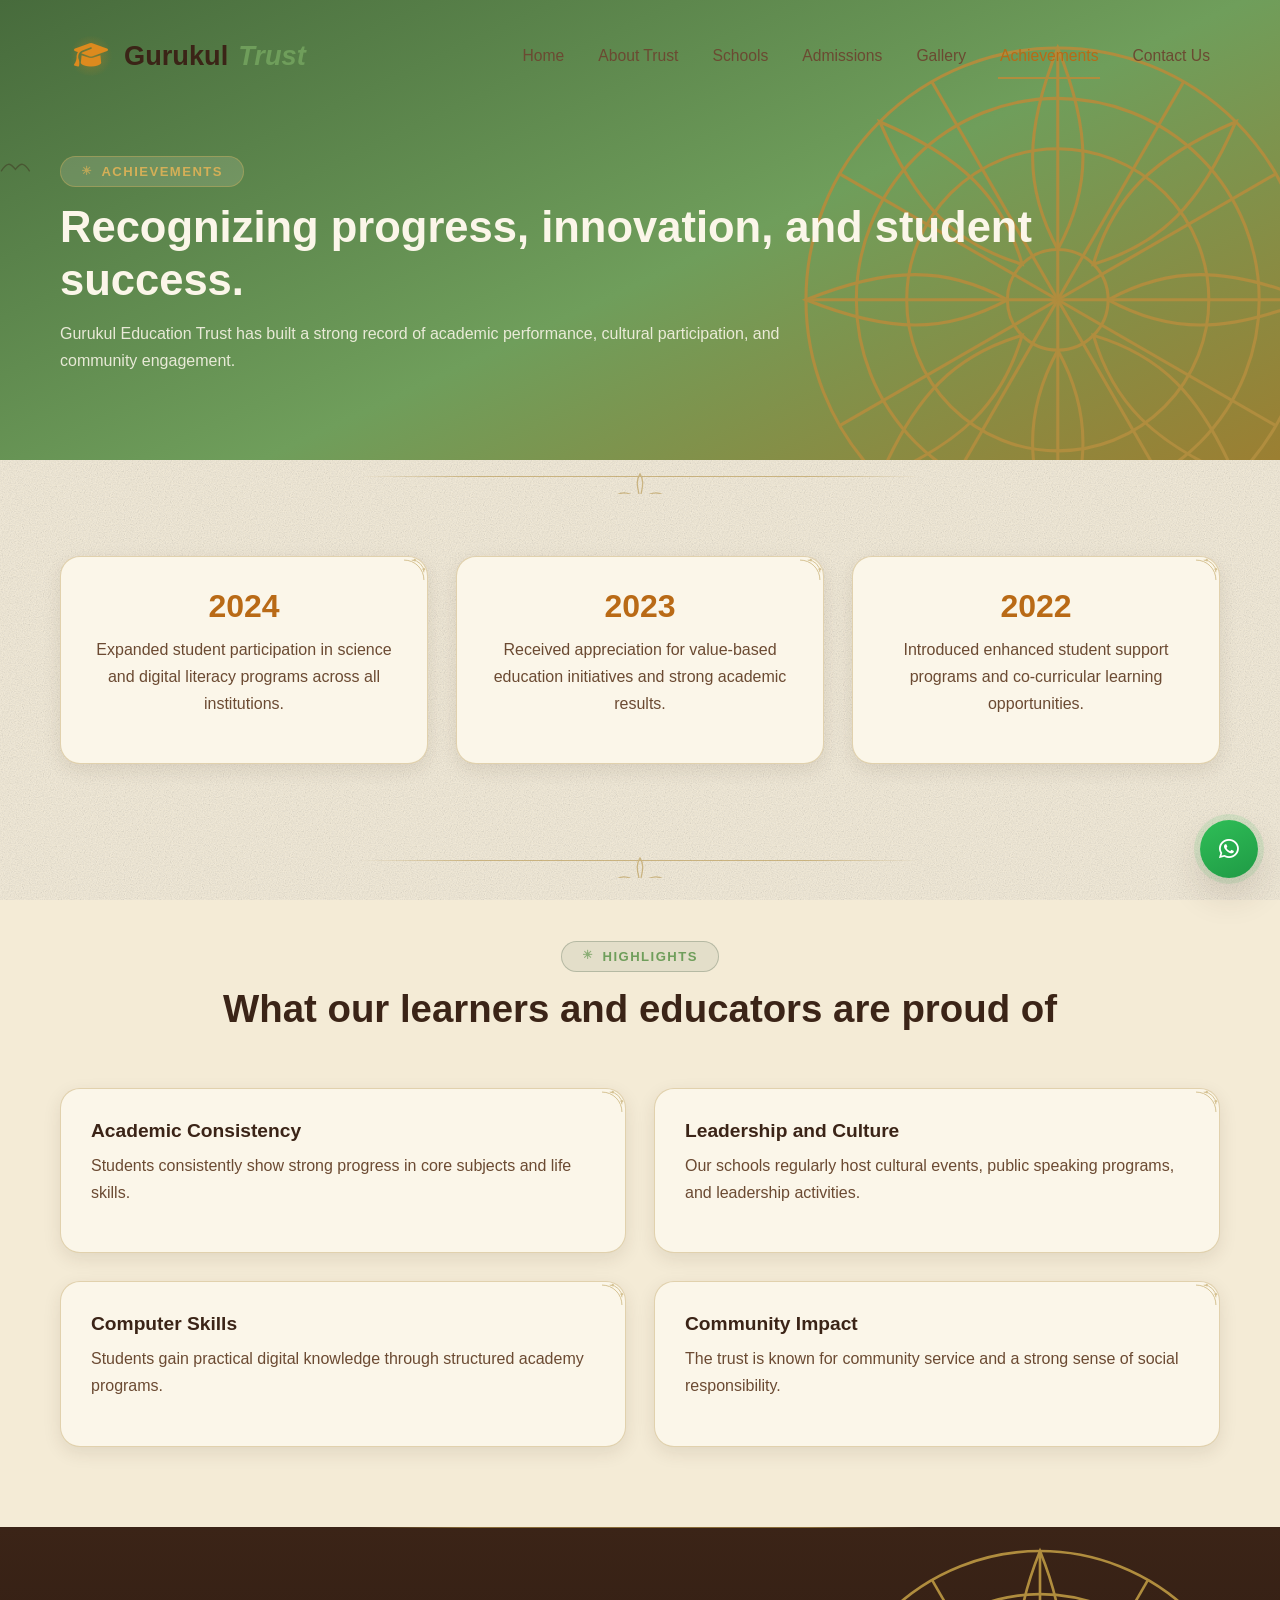
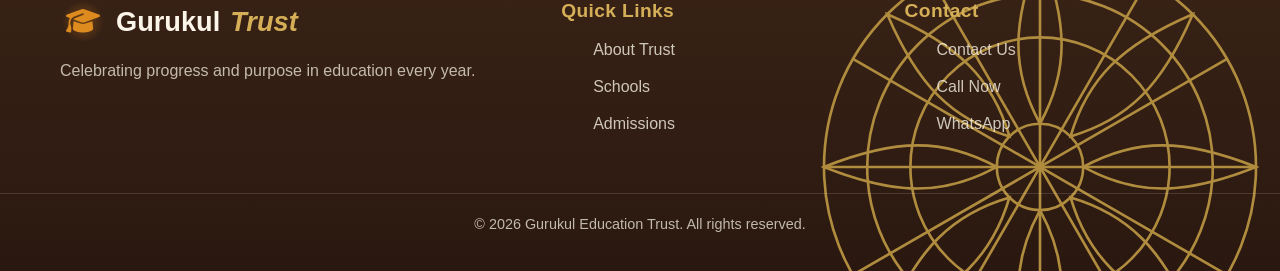
<file: achievements.html>
<!DOCTYPE html>
<html lang="en">
<head>
    <meta charset="UTF-8">
    <meta name="viewport" content="width=device-width, initial-scale=1.0">
    <meta name="description" content="Achievements and milestones of Gurukul Education Trust.">
    <title>Achievements | Gurukul Education Trust</title>
    <link rel="stylesheet" href="https://cdnjs.cloudflare.com/ajax/libs/font-awesome/6.4.0/css/all.min.css">
    <link rel="stylesheet" href="style.css">
</head>
<body>
    <header class="site-header">
        <div class="container header-container">
            <a href="index.html" class="logo">
                <i class="fa-solid fa-graduation-cap"></i> Gurukul <span>Trust</span>
            </a>
            <div class="mobile-menu-btn" id="mobile-menu-btn">
                <i class="fa-solid fa-bars"></i>
            </div>
            <nav class="nav-links">
                <a href="index.html">Home</a>
                <a href="about.html">About Trust</a>
                <a href="schools.html">Schools</a>
                <a href="admissions.html">Admissions</a>
                <a href="gallery.html">Gallery</a>
                <a href="achievements.html" class="active">Achievements</a>
                <a href="contact.html">Contact Us</a>
            </nav>
        </div>
    </header>

    <main>
        <section class="page-hero">
            <div class="container">
                <span class="badge">Achievements</span>
                <h1>Recognizing progress, innovation, and student success.</h1>
                <p>Gurukul Education Trust has built a strong record of academic performance, cultural participation, and community engagement.</p>
            </div>
        </section>

        <section class="section-padding">
            <div class="container timeline-grid">
                <div class="timeline-card">
                    <h3>2024</h3>
                    <p>Expanded student participation in science and digital literacy programs across all institutions.</p>
                </div>
                <div class="timeline-card">
                    <h3>2023</h3>
                    <p>Received appreciation for value-based education initiatives and strong academic results.</p>
                </div>
                <div class="timeline-card">
                    <h3>2022</h3>
                    <p>Introduced enhanced student support programs and co-curricular learning opportunities.</p>
                </div>
            </div>
        </section>

        <section class="section-padding">
            <div class="container">
                <div class="section-title">
                    <span class="badge">Highlights</span>
                    <h2>What our learners and educators are proud of</h2>
                </div>
                <div class="info-grid">
                    <div class="info-card">
                        <h3>Academic Consistency</h3>
                        <p>Students consistently show strong progress in core subjects and life skills.</p>
                    </div>
                    <div class="info-card">
                        <h3>Leadership and Culture</h3>
                        <p>Our schools regularly host cultural events, public speaking programs, and leadership activities.</p>
                    </div>
                    <div class="info-card">
                        <h3>Computer Skills</h3>
                        <p>Students gain practical digital knowledge through structured academy programs.</p>
                    </div>
                    <div class="info-card">
                        <h3>Community Impact</h3>
                        <p>The trust is known for community service and a strong sense of social responsibility.</p>
                    </div>
                </div>
            </div>
        </section>
    </main>

    <footer class="footer">
        <div class="container footer-grid">
            <div>
                <a href="index.html" class="logo" style="margin-bottom: 12px;">
                    <i class="fa-solid fa-graduation-cap"></i> Gurukul <span>Trust</span>
                </a>
                <p>Celebrating progress and purpose in education every year.</p>
            </div>
            <div>
                <h4>Quick Links</h4>
                <ul>
                    <li><a href="about.html">About Trust</a></li>
                    <li><a href="schools.html">Schools</a></li>
                    <li><a href="admissions.html">Admissions</a></li>
                </ul>
            </div>
            <div>
                <h4>Contact</h4>
                <ul>
                    <li><a href="contact.html">Contact Us</a></li>
                    <li><a href="tel:+917385406489">Call Now</a></li>
                    <li><a href="https://wa.me/917385406489" target="_blank">WhatsApp</a></li>
                </ul>
            </div>
        </div>
        <div class="footer-bottom">
            <p>&copy; 2026 Gurukul Education Trust. All rights reserved.</p>
        </div>
    </footer>

    <a href="https://wa.me/917385406489" class="whatsapp-fab" target="_blank" aria-label="Contact via WhatsApp">
        <i class="fa-brands fa-whatsapp"></i>
    </a>

    <script src="script.js"></script>
</body>
</html>
</file>
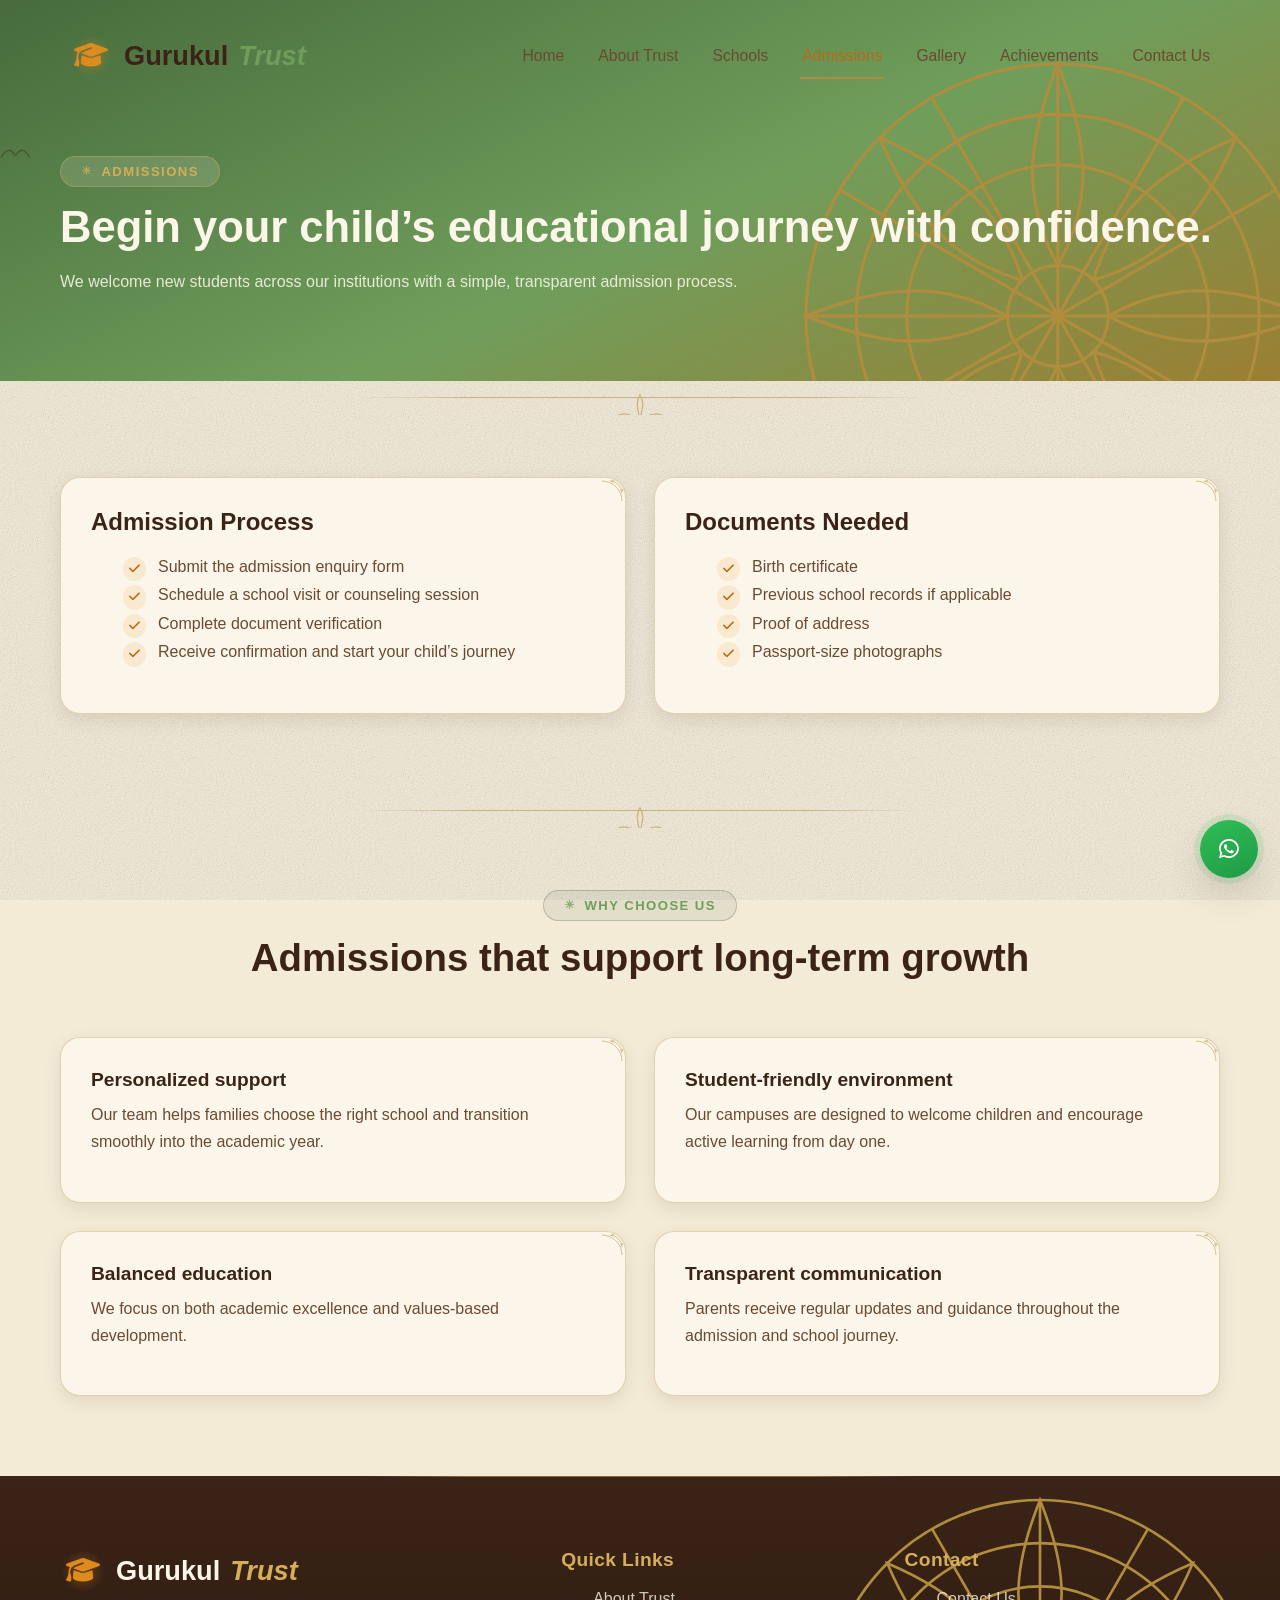
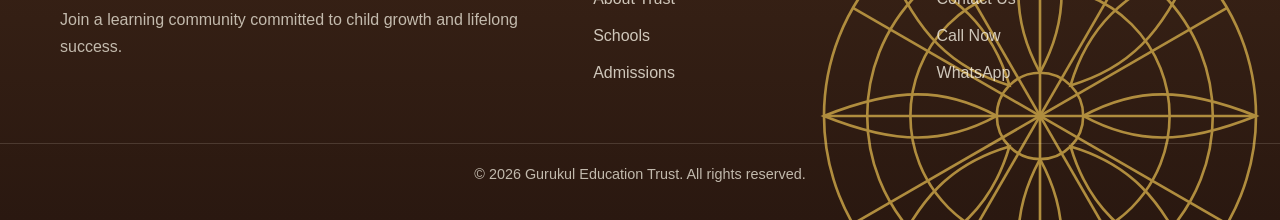
<file: admissions.html>
<!DOCTYPE html>
<html lang="en">
<head>
    <meta charset="UTF-8">
    <meta name="viewport" content="width=device-width, initial-scale=1.0">
    <meta name="description" content="Admissions details for Gurukul Education Trust schools and programs.">
    <title>Admissions | Gurukul Education Trust</title>
    <link rel="stylesheet" href="https://cdnjs.cloudflare.com/ajax/libs/font-awesome/6.4.0/css/all.min.css">
    <link rel="stylesheet" href="style.css">
</head>
<body>
    <header class="site-header">
        <div class="container header-container">
            <a href="index.html" class="logo">
                <i class="fa-solid fa-graduation-cap"></i> Gurukul <span>Trust</span>
            </a>
            <div class="mobile-menu-btn" id="mobile-menu-btn">
                <i class="fa-solid fa-bars"></i>
            </div>
            <nav class="nav-links">
                <a href="index.html">Home</a>
                <a href="about.html">About Trust</a>
                <a href="schools.html">Schools</a>
                <a href="admissions.html" class="active">Admissions</a>
                <a href="gallery.html">Gallery</a>
                <a href="achievements.html">Achievements</a>
                <a href="contact.html">Contact Us</a>
            </nav>
        </div>
    </header>

    <main>
        <section class="page-hero">
            <div class="container">
                <span class="badge">Admissions</span>
                <h1>Begin your child’s educational journey with confidence.</h1>
                <p>We welcome new students across our institutions with a simple, transparent admission process.</p>
            </div>
        </section>

        <section class="section-padding">
            <div class="container admission-grid">
                <div class="admission-card">
                    <h2>Admission Process</h2>
                    <ul class="list-check">
                        <li><i class="fa-solid fa-check"></i> Submit the admission enquiry form</li>
                        <li><i class="fa-solid fa-check"></i> Schedule a school visit or counseling session</li>
                        <li><i class="fa-solid fa-check"></i> Complete document verification</li>
                        <li><i class="fa-solid fa-check"></i> Receive confirmation and start your child’s journey</li>
                    </ul>
                </div>
                <div class="admission-card">
                    <h2>Documents Needed</h2>
                    <ul class="list-check">
                        <li><i class="fa-solid fa-check"></i> Birth certificate</li>
                        <li><i class="fa-solid fa-check"></i> Previous school records if applicable</li>
                        <li><i class="fa-solid fa-check"></i> Proof of address</li>
                        <li><i class="fa-solid fa-check"></i> Passport-size photographs</li>
                    </ul>
                </div>
            </div>
        </section>

        <section class="section-padding">
            <div class="container">
                <div class="section-title">
                    <span class="badge">Why choose us</span>
                    <h2>Admissions that support long-term growth</h2>
                </div>
                <div class="info-grid">
                    <div class="info-card">
                        <h3>Personalized support</h3>
                        <p>Our team helps families choose the right school and transition smoothly into the academic year.</p>
                    </div>
                    <div class="info-card">
                        <h3>Student-friendly environment</h3>
                        <p>Our campuses are designed to welcome children and encourage active learning from day one.</p>
                    </div>
                    <div class="info-card">
                        <h3>Balanced education</h3>
                        <p>We focus on both academic excellence and values-based development.</p>
                    </div>
                    <div class="info-card">
                        <h3>Transparent communication</h3>
                        <p>Parents receive regular updates and guidance throughout the admission and school journey.</p>
                    </div>
                </div>
            </div>
        </section>
    </main>

    <footer class="footer">
        <div class="container footer-grid">
            <div>
                <a href="index.html" class="logo" style="margin-bottom: 12px;">
                    <i class="fa-solid fa-graduation-cap"></i> Gurukul <span>Trust</span>
                </a>
                <p>Join a learning community committed to child growth and lifelong success.</p>
            </div>
            <div>
                <h4>Quick Links</h4>
                <ul>
                    <li><a href="about.html">About Trust</a></li>
                    <li><a href="schools.html">Schools</a></li>
                    <li><a href="admissions.html">Admissions</a></li>
                </ul>
            </div>
            <div>
                <h4>Contact</h4>
                <ul>
                    <li><a href="contact.html">Contact Us</a></li>
                    <li><a href="tel:+917385406489">Call Now</a></li>
                    <li><a href="https://wa.me/917385406489" target="_blank">WhatsApp</a></li>
                </ul>
            </div>
        </div>
        <div class="footer-bottom">
            <p>&copy; 2026 Gurukul Education Trust. All rights reserved.</p>
        </div>
    </footer>

    <a href="https://wa.me/917385406489" class="whatsapp-fab" target="_blank" aria-label="Contact via WhatsApp">
        <i class="fa-brands fa-whatsapp"></i>
    </a>

    <script src="script.js"></script>
</body>
</html>
</file>
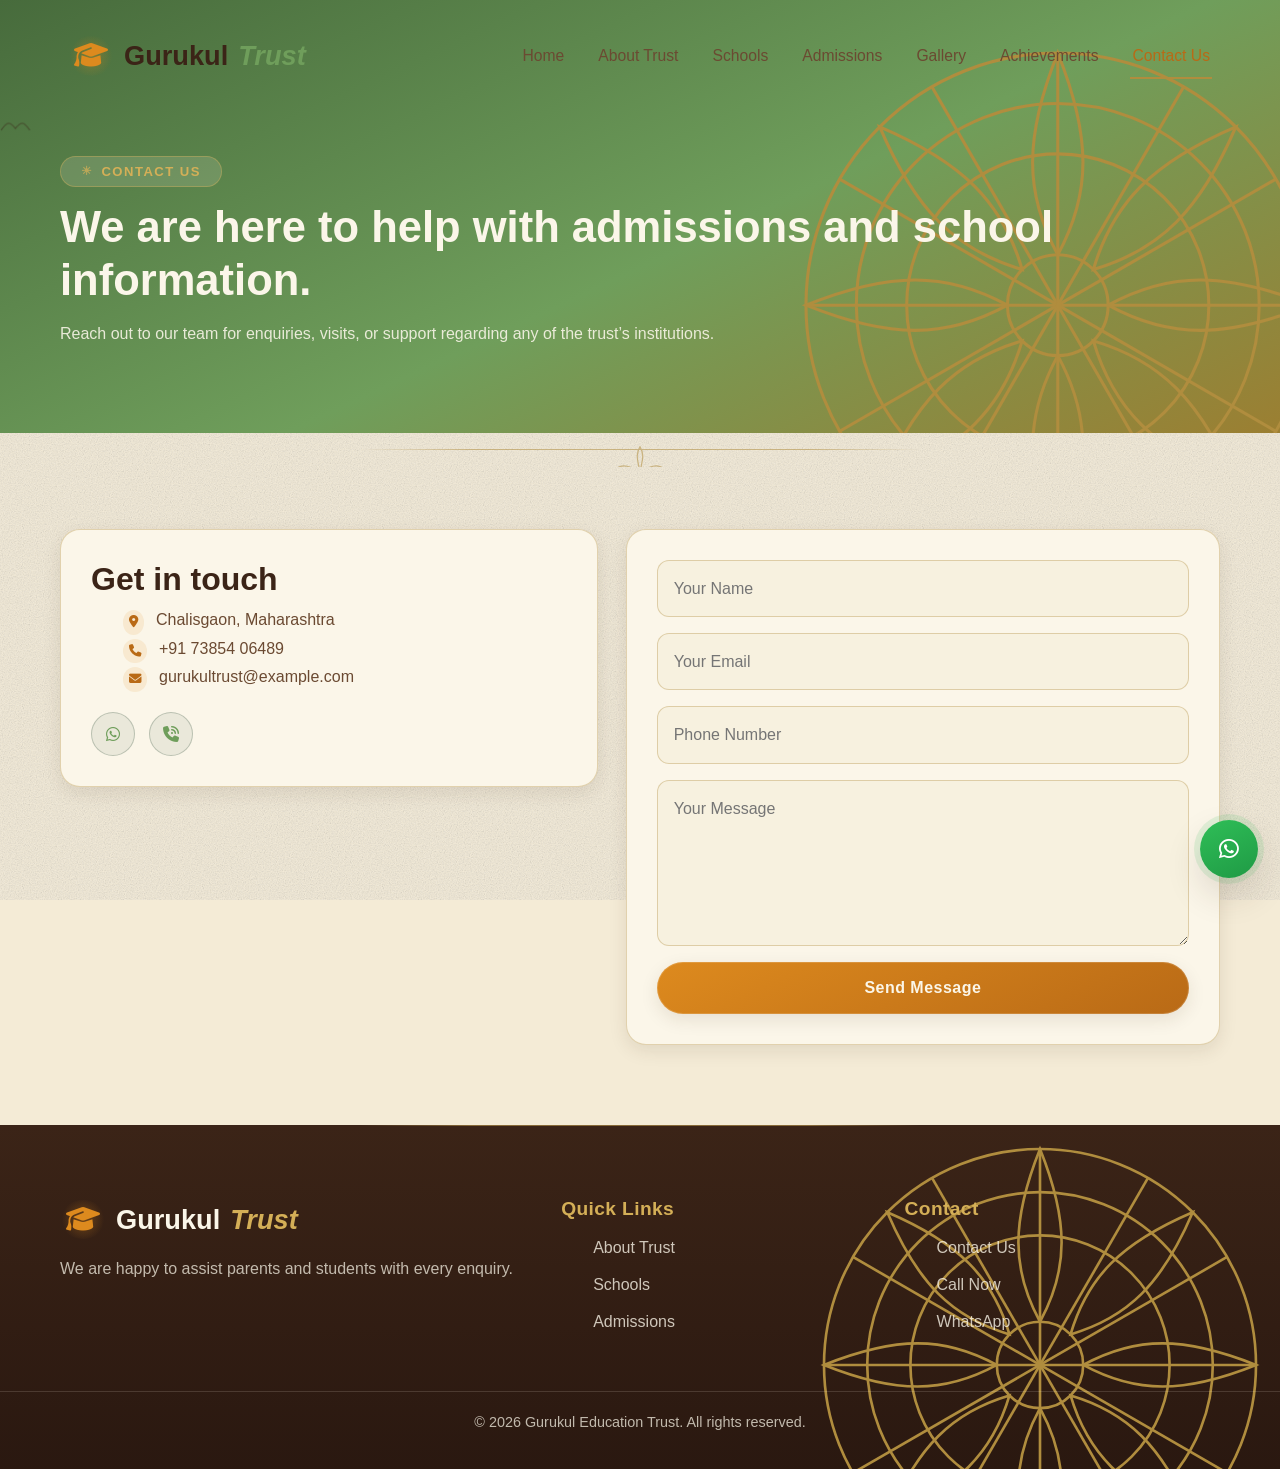
<file: contact.html>
<!DOCTYPE html>
<html lang="en">
<head>
    <meta charset="UTF-8">
    <meta name="viewport" content="width=device-width, initial-scale=1.0">
    <meta name="description" content="Contact Gurukul Education Trust for admissions, enquiries, and school information.">
    <title>Contact Us | Gurukul Education Trust</title>
    <link rel="stylesheet" href="https://cdnjs.cloudflare.com/ajax/libs/font-awesome/6.4.0/css/all.min.css">
    <link rel="stylesheet" href="style.css">
</head>
<body>
    <header class="site-header">
        <div class="container header-container">
            <a href="index.html" class="logo">
                <i class="fa-solid fa-graduation-cap"></i> Gurukul <span>Trust</span>
            </a>
            <div class="mobile-menu-btn" id="mobile-menu-btn">
                <i class="fa-solid fa-bars"></i>
            </div>
            <nav class="nav-links">
                <a href="index.html">Home</a>
                <a href="about.html">About Trust</a>
                <a href="schools.html">Schools</a>
                <a href="admissions.html">Admissions</a>
                <a href="gallery.html">Gallery</a>
                <a href="achievements.html">Achievements</a>
                <a href="contact.html" class="active">Contact Us</a>
            </nav>
        </div>
    </header>

    <main>
        <section class="page-hero">
            <div class="container">
                <span class="badge">Contact Us</span>
                <h1>We are here to help with admissions and school information.</h1>
                <p>Reach out to our team for enquiries, visits, or support regarding any of the trust’s institutions.</p>
            </div>
        </section>

        <section class="section-padding">
            <div class="container contact-grid">
                <div class="contact-card">
                    <h2>Get in touch</h2>
                    <ul class="contact-list">
                        <li><i class="fa-solid fa-location-dot"></i> Chalisgaon, Maharashtra</li>
                        <li><i class="fa-solid fa-phone"></i> +91 73854 06489</li>
                        <li><i class="fa-solid fa-envelope"></i> gurukultrust@example.com</li>
                    </ul>
                    <div class="social-links">
                        <a href="https://wa.me/917385406489" target="_blank"><i class="fa-brands fa-whatsapp"></i></a>
                        <a href="tel:+917385406489"><i class="fa-solid fa-phone-volume"></i></a>
                    </div>
                </div>
                <div class="contact-card">
                    <form class="contact-form">
                        <input type="text" placeholder="Your Name" required>
                        <input type="email" placeholder="Your Email" required>
                        <input type="tel" placeholder="Phone Number" required>
                        <textarea rows="5" placeholder="Your Message" required></textarea>
                        <button type="submit" class="btn btn-primary">Send Message</button>
                    </form>
                </div>
            </div>
        </section>
    </main>

    <footer class="footer">
        <div class="container footer-grid">
            <div>
                <a href="index.html" class="logo" style="margin-bottom: 12px;">
                    <i class="fa-solid fa-graduation-cap"></i> Gurukul <span>Trust</span>
                </a>
                <p>We are happy to assist parents and students with every enquiry.</p>
            </div>
            <div>
                <h4>Quick Links</h4>
                <ul>
                    <li><a href="about.html">About Trust</a></li>
                    <li><a href="schools.html">Schools</a></li>
                    <li><a href="admissions.html">Admissions</a></li>
                </ul>
            </div>
            <div>
                <h4>Contact</h4>
                <ul>
                    <li><a href="contact.html">Contact Us</a></li>
                    <li><a href="tel:+917385406489">Call Now</a></li>
                    <li><a href="https://wa.me/917385406489" target="_blank">WhatsApp</a></li>
                </ul>
            </div>
        </div>
        <div class="footer-bottom">
            <p>&copy; 2026 Gurukul Education Trust. All rights reserved.</p>
        </div>
    </footer>

    <a href="https://wa.me/917385406489" class="whatsapp-fab" target="_blank" aria-label="Contact via WhatsApp">
        <i class="fa-brands fa-whatsapp"></i>
    </a>

    <script src="script.js"></script>
</body>
</html>
</file>
<file: style.css>
/* ============================================================
   GURUKUL EDUCATION TRUST — "Where Ancient Wisdom Meets Modern Education"
   Visual theme: Ancient Indian Gurukul — parchment, sandalwood, saffron,
   forest green and gold, with temple-arch dividers and mandala motifs.
   Structure, markup and functionality are untouched — styling only.
   ============================================================ */

@import url('https://fonts.googleapis.com/css2?family=Cormorant+Garamond:ital,wght@0,500;0,600;0,700;1,500;1,600&family=Jost:wght@300;400;500;600;700&display=swap');
@import url("https://cdn.jsdelivr.net/npm/bootstrap@5.3.8/dist/css/bootstrap.min.css");
:root {
    /* ---- Gurukul palette ---- */
    --parchment: #F4EBD6;           /* base page background — aged paper */
    --parchment-deep: #EADFC1;      /* secondary panel background */
    --cream: #FBF6E9;               /* card surface */
    --sandalwood: #C9A273;          /* warm neutral mid-tone */
    --deep-brown: #3B2417;          /* primary text / dark wood */
    --brown-soft: #6B4A32;          /* secondary text */
    --saffron: #DD8A1E;             /* primary accent — CTAs */
    --saffron-deep: #B96A16;
    --forest: #6F9E5B;
    --forest-deep: #476B3C;
    --gold: #B08D3E;                /* fine line / ornament accent */
    --gold-bright: #D4AF57;

    /* semantic aliases so every existing class keeps working */
    --primary-color: var(--saffron);
    --primary-dark: var(--deep-brown);
    --primary-light: var(--gold-bright);
    --accent-color: var(--forest);
    --text-dark: var(--deep-brown);
    --text-light: var(--brown-soft);
    --bg-light: var(--parchment);
    --bg-white: var(--cream);
    --border-color: rgba(176, 141, 62, 0.35);

    --shadow-sm: 0 6px 18px rgba(59, 36, 23, 0.10);
    --shadow-md: 0 16px 36px rgba(59, 36, 23, 0.16);
    --shadow-lg: 0 24px 48px rgba(59, 36, 23, 0.22);
    --shadow-inset: inset 0 1px 0 rgba(255,255,255,0.5), inset 0 -2px 6px rgba(59,36,23,0.08);

    --container-width: 1200px;
    --header-height: 84px;
    --radius-sm: 12px;
    --radius-md: 20px;
    --radius-lg: 28px;

    --font-heading: 'Segoe UI', Tahoma, Geneva, Verdana, sans-serif;
    --font-body: 'Nunito Sans', sans-serif;

    --ornament-mandala: url("[data-uri]");
    --ornament-lotus: url("[data-uri]");
    --ornament-corner: url("[data-uri]");
    --texture-noise: url("[data-uri]");
}

/* ---------------------------------------------------------------
   Base / reset
   --------------------------------------------------------------- */
* {
    margin: 0;
    padding: 0;
    box-sizing: border-box;
}
/* Marathi Fonts */
.marathi-heading{
    font-family: "Tiro Devanagari Marathi", serif;
}

.marathi-text{
    font-family: "Hind", sans-serif;
}

.marathi-modern{
    font-family: "Noto Sans Devanagari", sans-serif;
}

html {
    scroll-behavior: smooth;
}

body {
    font-family: var(--font-body);
    color: var(--text-dark);
    background-color: var(--parchment);
    background-image:
        var(--texture-noise),
        radial-gradient(ellipse 900px 500px at 12% -8%, rgba(221,138,30,0.10), transparent 60%),
        radial-gradient(ellipse 900px 600px at 100% 10%, rgba(47,74,52,0.08), transparent 55%);
    background-attachment: fixed;
    background-size: 180px 180px, auto, auto;
    line-height: 1.7;
    overflow-x: hidden;
    position: relative;
}

h1, h2, h3, h4, h5, h6 {
    font-family: var(--font-heading);
    color: var(--deep-brown);
    line-height: 1.2;
    font-weight: 600;
}

a {
    text-decoration: none;
    color: inherit;
}

img {
    display: block;
    max-width: 100%;
}

ul {
    list-style: none;
}

::selection {
    background: var(--saffron);
    color: var(--cream);
}

:focus-visible {
    outline: 2px solid var(--saffron-deep);
    outline-offset: 3px;
    border-radius: 4px;
}

.container {
    max-width: var(--container-width);
    margin: 0 auto;
    padding: 0 20px;
}

/* ---------------------------------------------------------------
   Reveal-on-scroll (progressive enhancement, added by script.js)
   --------------------------------------------------------------- */
.reveal {
    opacity: 0;
    transform: translateY(28px);
    transition: opacity 0.8s cubic-bezier(.22,.61,.36,1), transform 0.8s cubic-bezier(.22,.61,.36,1);
}
.reveal.is-visible {
    opacity: 1;
    transform: translateY(0);
}
@media (prefers-reduced-motion: reduce) {
    .reveal { opacity: 1 !important; transform: none !important; transition: none !important; }
}

/* ---------------------------------------------------------------
   Buttons — carved-wood aesthetic
   --------------------------------------------------------------- */
.btn {
    display: inline-flex;
    align-items: center;
    justify-content: center;
    gap: 8px;
    padding: 14px 30px;
    border-radius: 999px;
    font-weight: 600;
    font-family: var(--font-body);
    letter-spacing: 0.03em;
    transition: transform 0.35s cubic-bezier(.22,.61,.36,1), box-shadow 0.35s ease, background 0.35s ease, color 0.35s ease, border-color .35s ease;
    position: relative;
    border: 1px solid transparent;
    cursor: pointer;
}

.btn-primary {
    background: linear-gradient(155deg, var(--saffron) 0%, var(--saffron-deep) 100%);
    color: var(--cream);
    box-shadow: var(--shadow-sm), 0 0 0 1px rgba(255,255,255,0.15) inset;
}

.btn-primary:hover {
    transform: translateY(-3px);
    box-shadow: var(--shadow-md), 0 0 22px rgba(221,138,30,0.35);
}

.btn-primary:active {
    transform: translateY(-1px) scale(0.98);
}

.btn-outline {
    border: 1.5px solid var(--gold);
    color: var(--deep-brown);
    background: rgba(251, 246, 233, 0.5);
}

.btn-outline:hover {
    background: var(--forest);
    border-color: var(--forest);
    color: var(--cream);
    transform: translateY(-3px);
    box-shadow: var(--shadow-md);
}

/* ---------------------------------------------------------------
   Section rhythm + badge / titles
   --------------------------------------------------------------- */
.section-padding {
    padding: 96px 0 80px;
    position: relative;
}

.section-padding::before {
    content: '';
    display: block;
    position: absolute;
    top: 0;
    left: 50%;
    transform: translateX(-50%);
    width: min(560px, 80%);
    height: 34px;
    background-image: var(--ornament-lotus), linear-gradient(to right, transparent, var(--gold) 20%, var(--gold) 80%, transparent);
    background-repeat: no-repeat, no-repeat;
    background-position: center 6px, center 16px;
    background-size: 74px 44px, 100% 1px;
    opacity: 0.55;
    pointer-events: none;
}

.section-title {
    text-align: center;
    margin-bottom: 56px;
    position: relative;
}

.section-title h2 {
    font-size: clamp(1.9rem, 3vw, 2.5rem);
    margin: 14px 0 14px;
    font-weight: 600;
}

.section-title p {
    color: var(--text-light);
    max-width: 720px;
    margin: 0 auto;
    font-size: 1.02rem;
}

.badge {
    display: inline-flex;
    align-items: center;
    gap: 8px;
    padding: 8px 20px;
    background: rgba(47, 74, 52, 0.08);
    color: var(--forest);
    border: 1px solid rgba(47, 74, 52, 0.25);
    border-radius: 999px;
    font-size: 0.82rem;
    font-weight: 600;
    letter-spacing: 0.11em;
    text-transform: uppercase;
    font-family: var(--font-body);
}

.badge::before {
    content: '\2600';
    font-size: 0.9em;
    opacity: 0.75;
}

/* ---------------------------------------------------------------
   Header / navigation — wooden manuscript frame
   --------------------------------------------------------------- */
.site-header {
    position: fixed;
    top: 0;
    left: 0;
    width: 100%;
    z-index: 1000;
    background: transparent;
    transition: all 0.4s ease;
    padding-top: 14px;
}

.site-header .header-container {
    background: rgba(251, 246, 233, 0.0);
    border-radius: 999px;
    transition: all 0.4s ease;
}

.site-header.scrolled {
    padding-top: 0;
}

.site-header.scrolled .header-container {
    background: rgba(251, 246, 233, 0.92);
    box-shadow: var(--shadow-md);
    backdrop-filter: blur(12px);
    border: 1px solid rgba(176,141,62,0.3);
}

.header-container {
    display: flex;
    justify-content: space-between;
    align-items: center;
    height: var(--header-height);
    padding: 0 28px;
}

.logo {
    display: flex;
    align-items: center;
    gap: 10px;
    font-family: var(--font-heading);
    font-size: 1.7rem;
    font-weight: 700;
    color: var(--deep-brown);
}

.logo i {
    color: var(--saffron);
    background: radial-gradient(circle, rgba(221,138,30,0.35), transparent 70%);
    padding: 6px;
    border-radius: 50%;
    animation: lampGlow 3.2s ease-in-out infinite;
}

.logo span {
    color: var(--forest);
    font-style: italic;
}

.nav-links {
    display: flex;
    align-items: center;
    gap: 30px;
}

.nav-links a {
    font-weight: 500;
    font-size: 0.98rem;
    color: var(--brown-soft);
    position: relative;
    padding: 6px 2px;
    transition: color 0.3s ease;
}

.nav-links a:hover,
.nav-links a.active {
    color: var(--saffron-deep);
}

.nav-links a::after {
    content: '';
    position: absolute;
    left: 0;
    bottom: -4px;
    width: 0;
    height: 2px;
    background: var(--gold);
    transition: width 0.3s ease;
}

.nav-links a:hover::after,
.nav-links a.active::after {
    width: 100%;
}

.mobile-menu-btn {
    display: none;
    font-size: 1.4rem;
    cursor: pointer;
    color: var(--deep-brown);
}

/* ---------------------------------------------------------------
   Hero
   --------------------------------------------------------------- */
.hero {
    padding: calc(var(--header-height) + 56px) 0 90px;
    min-height: 100vh;
    display: flex;
    align-items: center;
    position: relative;
    background:
        radial-gradient(ellipse 800px 500px at 85% 8%, rgba(221,138,30,0.16), transparent 60%),
        radial-gradient(ellipse 700px 500px at 5% 90%, rgba(47,74,52,0.14), transparent 60%),
        linear-gradient(180deg, #F8EFDA 0%, var(--parchment) 55%, var(--parchment-deep) 100%);
    overflow: hidden;
}

.hero::before {
    content: '';
    position: absolute;
    inset: 0;
    background-image: var(--ornament-mandala);
    background-repeat: no-repeat;
    background-position: 108% -6%;
    background-size: 620px 620px;
    opacity: 0.16;
    pointer-events: none;
}

.hero::after {
    content: '';
    position: absolute;
    inset: 0;
    background-image: var(--ornament-mandala);
    background-repeat: no-repeat;
    background-position: -14% 108%;
    background-size: 420px 420px;
    opacity: 0.10;
    pointer-events: none;
}

.hero-grid {
    display: grid;
    grid-template-columns: 1.1fr 0.9fr;
    gap: 56px;
    align-items: center;
    position: relative;
    z-index: 1;
}

.hero-content h1 {
    font-size: 2.5rem;
    margin: 18px 0 20px;
    font-weight: 600;
}

.hero-content h1 span {
    color: var(--saffron-deep);
    font-style: italic;
    background-image: linear-gradient(120deg, transparent 0%, rgba(221,138,30,0.18) 0%, rgba(221,138,30,0.18) 100%, transparent 100%);
    background-repeat: no-repeat;
    background-size: 100% 40%;
    background-position: 0 88%;
}

.hero-content p {
    font-size: 1.08rem;
    color: var(--brown-soft);
    max-width: 620px;
    margin-bottom: 28px;
}

.hero-buttons {
    display: flex;
    flex-wrap: wrap;
    gap: 14px;
    margin-bottom: 32px;
}

.hero-stats {
    display: flex;
    gap: 20px;
    flex-wrap: wrap;
}

.stat-box {
    background: rgba(251, 246, 233, 0.7);
    border: 1px solid var(--border-color);
    border-radius: var(--radius-md);
    padding: 18px 22px;
    min-width: 140px;
    box-shadow: var(--shadow-sm);
    backdrop-filter: blur(6px);
}

.stat-box h3 {
    font-size: 1.6rem;
    color: var(--saffron-deep);
    font-family: var(--font-heading);
}

.stat-box p {
    font-size: 0.9rem;
    color: var(--brown-soft);
}

.hero-visual {
    position: relative;
}

.hero-visual img {
    width: 100%;
    aspect-ratio: 4/3.1;
    object-fit: cover;
    border-radius: 200px 200px 24px 24px / 130px 130px 24px 24px;
    box-shadow: var(--shadow-lg);
    border: 6px solid var(--cream);
    outline: 1px solid var(--border-color);
    filter: sepia(0.18) saturate(1.12) brightness(1.01);
    will-change: transform;
}

.hero-card {
    margin-top: 20px;
    background: var(--cream);
    border: 1px solid var(--border-color);
    border-radius: var(--radius-md);
    padding: 18px 20px;
    display: inline-flex;
    align-items: center;
    gap: 12px;
    box-shadow: var(--shadow-sm);
    font-family: var(--font-heading);
    font-size: 1.05rem;
    font-style: italic;
    color: var(--deep-brown);
}

.hero-card i {
    color: var(--saffron);
}

/* ---------------------------------------------------------------
   Cards — parchment panels with gold corner ornament + carved hover
   --------------------------------------------------------------- */
.about-grid,
.school-grid,
.info-grid,
.contact-grid,
.gallery-grid,
.timeline-grid,
.page-grid,
.admission-grid {
    display: grid;
    gap: 28px;
}

.about-grid {
    grid-template-columns: 1fr 1fr;
    align-items: center;
}

.about-card,
.school-card,
.announcement-card,
.gallery-card,
.info-card,
.contact-card,
.timeline-card,
.admission-card {
    background: var(--cream);
    border: 1px solid var(--border-color);
    border-radius: var(--radius-md);
    padding: 30px;
    box-shadow: var(--shadow-sm);
    position: relative;
    transition: transform 0.4s cubic-bezier(.22,.61,.36,1), box-shadow 0.4s ease, border-color 0.4s ease;
    overflow: hidden;
}

.about-card::before,
.school-card::before,
.announcement-card::before,
.info-card::before,
.timeline-card::before,
.admission-card::before {
    content: '';
    position: absolute;
    top: 0;
    right: 0;
    width: 46px;
    height: 46px;
    background-image: var(--ornament-corner);
    background-repeat: no-repeat;
    background-size: 46px 46px;
    transform: scaleX(-1);
    opacity: 0.5;
    pointer-events: none;
}

.school-card:hover,
.announcement-card:hover,
.info-card:hover,
.timeline-card:hover,
.admission-card:hover,
.about-card:hover {
    transform: translateY(-6px);
    box-shadow: var(--shadow-md);
    border-color: var(--gold);
}

.school-grid {
    grid-template-columns: repeat(2, minmax(0, 1fr));
}

.school-card img {
    width: 100%;
    height: 220px;
    object-fit: cover;
    border-radius: var(--radius-sm);
    margin-bottom: 18px;
    filter: sepia(0.1) saturate(1.08);
}

.school-card h3 {
    margin-bottom: 10px;
    font-size: 1.35rem;
}

.school-card p {
    color: var(--text-light);
    margin-bottom: 16px;
}

.announcement-grid,
.stats-grid {
    display: grid;
    grid-template-columns: repeat(3, minmax(0, 1fr));
    gap: 24px;
}

.announcement-card h3 {
    margin-bottom: 10px;
    font-size: 1.25rem;
}

.announcement-card p {
    color: var(--text-light);
    margin-bottom: 14px;
}

.announcement-card a {
    color: var(--saffron-deep);
    font-weight: 600;
    border-bottom: 1px solid var(--gold);
    padding-bottom: 2px;
}

.stats-section {
    background:
        var(--ornament-mandala),
        linear-gradient(155deg, var(--forest-deep), var(--forest));
    background-repeat: no-repeat;
    background-position: 105% -10%;
    background-size: 520px 520px, cover;
    color: var(--cream);
    border-radius: var(--radius-lg);
}



.stats-grid .stat-card {
    background: rgba(251, 246, 233, 0.08);
    border: 1px solid rgba(212, 175, 87, 0.35);
    border-radius: var(--radius-md);
    padding: 28px;
    text-align: center;
    backdrop-filter: blur(4px);
    transition: transform 0.4s ease, background 0.4s ease;
}

.stats-grid .stat-card:hover {
    transform: translateY(-6px);
    background: rgba(251, 246, 233, 0.14);
}

.stats-grid .stat-card h3 {
    color: var(--gold-bright);
    font-size: 2.2rem;
    margin-bottom: 10px;
    font-family: var(--font-heading);
}

.stats-grid .stat-card p {
    color: rgba(251, 246, 233, 0.85);
}

.gallery-grid {
    grid-template-columns: repeat(4, minmax(0, 1fr));
}

.gallery-card {
    padding: 18px;
}

.gallery-card img {
    width: 100%;
    height: 180px;
    object-fit: cover;
    border-radius: var(--radius-sm);
    margin-bottom: 12px;
    filter: sepia(0.12) saturate(1.08);
    transition: transform 0.5s ease, filter 0.5s ease;
}

.gallery-card:hover img {
    transform: scale(1.05);
    filter: sepia(0) saturate(1.15);
}

.gallery-card h3 {
    font-size: 1.1rem;
}

.contact-grid {
    grid-template-columns: 0.95fr 1.05fr;
    align-items: start;
}

.contact-list li,
.list-check li {
    display: flex;
    gap: 12px;
    color: var(--text-light);
    align-items: flex-start;
}

.contact-list i,
.list-check i {
    color: var(--saffron-deep);
    margin-top: 4px;
    background: rgba(221,138,30,0.12);
    padding: 6px;
    border-radius: 50%;
    font-size: 0.78rem;
}

.social-links {
    display: flex;
    gap: 14px;
    margin-top: 20px;
}

.social-links a {
    width: 44px;
    height: 44px;
    border-radius: 50%;
    display: grid;
    place-items: center;
    background: rgba(47,74,52,0.08);
    border: 1px solid rgba(47,74,52,0.25);
    color: var(--forest);
    transition: all 0.35s ease;
}

.social-links a:hover {
    background: var(--forest);
    color: var(--cream);
    transform: translateY(-3px);
}

.contact-form {
    display: grid;
    gap: 16px;
}

.contact-form input,
.contact-form textarea {
    width: 100%;
    border: 1px solid var(--border-color);
    border-radius: var(--radius-sm);
    padding: 14px 16px;
    font: inherit;
    background: rgba(244, 235, 214, 0.5);
    color: var(--deep-brown);
    transition: border-color 0.3s ease, box-shadow 0.3s ease;
}

.contact-form input:focus,
.contact-form textarea:focus {
    outline: none;
    border-color: var(--saffron);
    box-shadow: 0 0 0 4px rgba(221,138,30,0.14);
    background: var(--cream);
}

.contact-form button {
    border: none;
    cursor: pointer;
}

/* ---------------------------------------------------------------
   Page hero (inner pages) + school detail hero
   --------------------------------------------------------------- */
.page-hero,
.school-hero {
    padding: 156px 0 70px;
    background:
        var(--ornament-mandala),
        linear-gradient(155deg, var(--forest-deep) 0%, var(--forest) 55%, var(--saffron-deep) 130%);
    background-repeat: no-repeat;
    background-position: 108% -20%, 0 0;
    background-size: 560px 560px, cover;
    color: var(--cream);
    position: relative;
}

.page-hero .badge,
.school-hero .badge {
    background: rgba(251,246,233,0.14);
    color: var(--gold-bright);
    border-color: rgba(212,175,87,0.4);
}

.page-hero h1,
.school-hero h1 {
    color: var(--cream);
    font-size: clamp(2rem, 3.4vw, 2.75rem);
    margin: 14px 0;
}

.page-hero p,
.school-hero p {
    max-width: 720px;
    color: rgba(251,246,233,0.88);
}

.page-grid {
    grid-template-columns: 1.1fr 0.9fr;
}

.info-grid {
    grid-template-columns: repeat(2, minmax(0, 1fr));
}

.info-card h3 {
    margin-bottom: 10px;
    font-size: 1.2rem;
}

.info-card p {
    color: var(--text-light);
}

.timeline-grid {
    grid-template-columns: repeat(3, minmax(0, 1fr));
}

.timeline-card {
    text-align: center;
}

.timeline-card h3 {
    margin-bottom: 10px;
    font-family: var(--font-heading);
    font-size: 2rem;
    color: var(--saffron-deep);
}

.timeline-card p {
    color: var(--text-light);
}

.admission-grid {
    grid-template-columns: repeat(2, minmax(0, 1fr));
}

.admission-card h2 {
    margin-bottom: 16px;
    font-size: 1.5rem;
}

/* ---------------------------------------------------------------
   School detail layout
   --------------------------------------------------------------- */
.school-layout {
    display: grid;
    grid-template-columns: 1.1fr 0.9fr;
    gap: 28px;
    align-items: start;
}

.school-sidebar {
    display: grid;
    gap: 18px;
}

.school-banner {
    width: 100%;
    height: 340px;
    object-fit: cover;
    border-radius: var(--radius-lg);
    box-shadow: var(--shadow-md);
    margin-bottom: 20px;
    filter: sepia(0.14) saturate(1.1);
}

.school-layout h2 {
    margin-bottom: 10px;
    font-size: 1.4rem;
}

.school-layout .about-card p {
    margin-bottom: 18px;
}

.school-sidebar h3 {
    margin-bottom: 12px;
    font-size: 1.15rem;
}

.faq-list li {
    margin-bottom: 12px;
    color: var(--text-light);
}

/* ---------------------------------------------------------------
   Floating action button — oil-lamp glow
   --------------------------------------------------------------- */
.whatsapp-fab {
    position: fixed;
    right: 22px;
    bottom: 22px;
    width: 58px;
    height: 58px;
    background: linear-gradient(155deg, #2fbe57, #1f9a45);
    color: white;
    border-radius: 50%;
    display: grid;
    place-items: center;
    box-shadow: var(--shadow-md), 0 0 0 6px rgba(47,190,87,0.12);
    z-index: 1000;
    font-size: 1.4rem;
    transition: transform 0.3s ease, box-shadow 0.3s ease;
    animation: fabPulse 2.6s ease-in-out infinite;
}

.whatsapp-fab:hover {
    transform: translateY(-4px) scale(1.05);
}

/* ---------------------------------------------------------------
   Footer
   --------------------------------------------------------------- */
.footer {
    background:
        var(--ornament-mandala),
        linear-gradient(180deg, var(--deep-brown), #2A1810);
    background-repeat: no-repeat;
    background-position: 100% 0%;
    background-size: 480px 480px, cover;
    color: rgba(251, 246, 233, 0.82);
    padding: 72px 0 18px;
    position: relative;
}

.footer::before {
    content: '';
    position: absolute;
    top: 0;
    left: 50%;
    transform: translateX(-50%);
    width: min(560px, 80%);
    height: 20px;
    background-image: linear-gradient(to right, transparent, var(--gold-bright) 20%, var(--gold-bright) 80%, transparent);
    background-repeat: no-repeat;
    background-position: center top;
    background-size: 100% 1px;
    opacity: 0.5;
}

.footer-grid {
    display: grid;
    grid-template-columns: 1.2fr 0.8fr 0.8fr;
    gap: 28px;
}

.footer .logo {
    color: var(--cream);
}

.footer .logo span {
    color: var(--gold-bright);
}

.footer h4 {
    color: var(--gold-bright);
    margin-bottom: 14px;
    font-family: var(--font-heading);
    font-size: 1.2rem;
    letter-spacing: 0.02em;
}

.footer p {
    color: rgba(251, 246, 233, 0.72);
}

.footer a {
    color: rgba(251, 246, 233, 0.78);
    transition: color 0.3s ease;
}

.footer a:hover {
    color: var(--gold-bright);
}

.footer ul li {
    margin-bottom: 10px;
}

.footer-bottom {
    margin-top: 40px;
    border-top: 1px solid rgba(251, 246, 233, 0.14);
    padding-top: 18px;
    text-align: center;
    font-size: 0.9rem;
}

/* ---------------------------------------------------------------
   Ambient decoration layer — floating leaves & birds (added by script.js)
   --------------------------------------------------------------- */
#ambient-layer {
    position: fixed;
    inset: 0;
    pointer-events: none;
    z-index: 2;
    overflow: hidden;
}

.amb-leaf {
    position: absolute;
    top: -40px;
    opacity: 0.55;
    animation-name: leafFall;
    animation-timing-function: linear;
    animation-iteration-count: infinite;
    will-change: transform;
}

.amb-bird {
    position: absolute;
    opacity: 0.4;
    animation-name: birdFly;
    animation-timing-function: linear;
    animation-iteration-count: infinite;
    will-change: transform;
}

@media (prefers-reduced-motion: reduce) {
    #ambient-layer { display: none; }
}

/* ---------------------------------------------------------------
   Keyframes
   --------------------------------------------------------------- */
@keyframes lampGlow {
    0%, 100% { filter: drop-shadow(0 0 2px rgba(221,138,30,0.4)); }
    50% { filter: drop-shadow(0 0 9px rgba(221,138,30,0.85)); }
}

@keyframes fabPulse {
    0%, 100% { box-shadow: var(--shadow-md), 0 0 0 6px rgba(47,190,87,0.12); }
    50% { box-shadow: var(--shadow-md), 0 0 0 12px rgba(47,190,87,0.02); }
}

@keyframes leafFall {
    0% { transform: translate(0, -5vh) rotate(0deg); opacity: 0; }
    8% { opacity: 0.55; }
    92% { opacity: 0.5; }
    100% { transform: translate(40px, 105vh) rotate(340deg); opacity: 0; }
}

@keyframes birdFly {
    0% { transform: translate(-10vw, 0) scale(0.9); opacity: 0; }
    10% { opacity: 0.4; }
    90% { opacity: 0.35; }
    100% { transform: translate(120vw, -6vh) scale(1.05); opacity: 0; }
}

@keyframes fadeInUp {
    from { opacity: 0; transform: translateY(24px); }
    to { opacity: 1; transform: translateY(0); }
}

/* ---------------------------------------------------------------
   Responsive
   --------------------------------------------------------------- */
@media (max-width: 1080px) {
    .gallery-grid {
        grid-template-columns: repeat(2, minmax(0, 1fr));
    }
}

@media (max-width: 968px) {
    .hero-grid,
    .about-grid,
    .page-grid,
    .contact-grid,
    .school-layout {
        grid-template-columns: 1fr;
    }

    .school-grid,
    .announcement-grid,
    .stats-grid,
    .info-grid,
    .timeline-grid,
    .admission-grid,
    .footer-grid {
        grid-template-columns: 1fr;
    }

    .mobile-menu-btn {
        display: block;
    }

    .nav-links {
        position: fixed;
        top: var(--header-height);
        left: 16px;
        right: 16px;
        width: auto;
        background: var(--cream);
        border: 1px solid var(--border-color);
        border-radius: var(--radius-md);
        flex-direction: column;
        align-items: flex-start;
        gap: 6px;
        padding: 18px 22px;
        box-shadow: var(--shadow-lg);
        transform: translateY(-130%);
        opacity: 0;
        transition: transform 0.35s ease, opacity 0.35s ease;
        z-index: 999;
    }

    .nav-links.active {
        transform: translateY(0);
        opacity: 1;
    }

    .nav-links a {
        padding: 10px 0;
        width: 100%;
    }

    .hero-content h1 {
        font-size: 2.3rem;
    }

    .hero {
        min-height: auto;
    }
}

@media (max-width: 640px) {
    .gallery-grid {
        grid-template-columns: 1fr;
    }

    .section-padding {
        padding: 72px 0 56px;
    }

    .hero-visual img {
        border-radius: 120px 120px 20px 20px / 80px 80px 20px 20px;
    }
}
</file>
